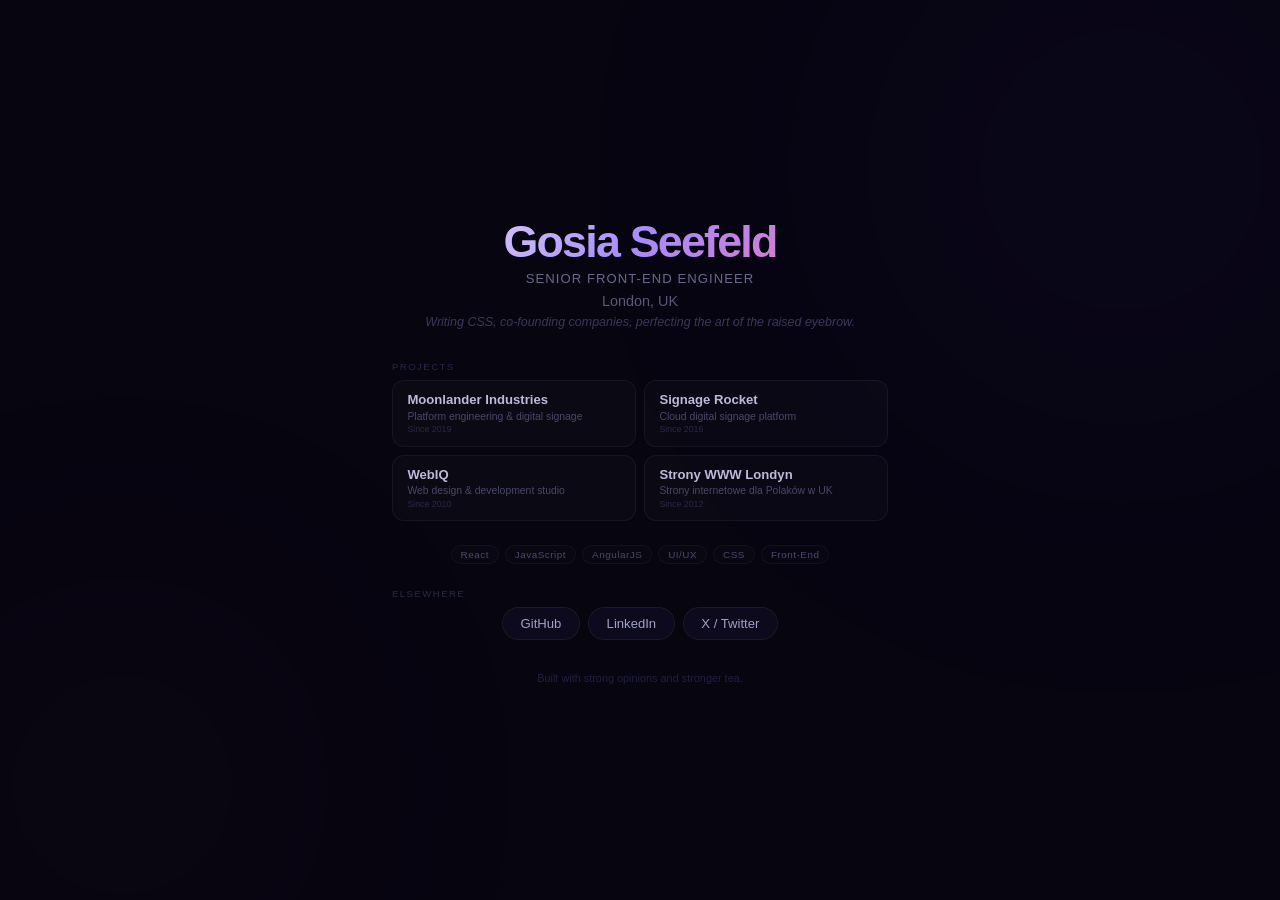
<file: index.html>
<!DOCTYPE html><html lang="en"> <head><meta charset="utf-8"><meta name="viewport" content="width=device-width, initial-scale=1"><title>Gosia Seefeld — Senior Front-End Engineer</title><meta name="description" content="Senior Front-End Engineer. Co-Founder of Moonlander Industries, Signage Rocket, WebIQ. London, UK."><meta name="theme-color" content="#060510"><link rel="icon" type="image/svg+xml" href="/favicon.svg"><link rel="canonical" href="https://gosia-seefeld.github.io/"><meta name="robots" content="index, follow"><!-- Open Graph --><meta property="og:title" content="Gosia Seefeld — Senior Front-End Engineer"><meta property="og:description" content="Senior Front-End Engineer. Co-Founder of Moonlander Industries, Signage Rocket, WebIQ. London, UK."><meta property="og:url" content="https://gosia-seefeld.github.io/"><meta property="og:site_name" content="Gosia Seefeld"><meta property="og:locale" content="en_GB"><meta property="og:type" content="website"><meta property="og:image" content="https://gosia-seefeld.github.io/og-image.png"><meta property="og:image:width" content="1200"><meta property="og:image:height" content="630"><meta property="og:image:type" content="image/png"><meta property="og:image:alt" content="Gosia Seefeld — Senior Front-End Engineer"><!-- Twitter --><meta name="twitter:card" content="summary_large_image"><meta name="twitter:title" content="Gosia Seefeld — Senior Front-End Engineer"><meta name="twitter:description" content="Senior Front-End Engineer. Co-Founder of Moonlander Industries, Signage Rocket, WebIQ. London, UK."><meta name="twitter:image" content="https://gosia-seefeld.github.io/og-image.png"><meta name="twitter:image:alt" content="Gosia Seefeld — Senior Front-End Engineer"><!-- JSON-LD --><script type="application/ld+json">{
  "@context": "https://schema.org",
  "@type": "Person",
  "name": "Gosia Seefeld",
  "@id": "https://gosia-seefeld.github.io/#person",
  "url": "https://gosia-seefeld.github.io",
  "jobTitle": "Senior Front-End Engineer",
  "worksFor": {
    "@type": "Organization",
    "@id": "https://moonlanderindustries.com/#organization",
    "name": "Moonlander Industries",
    "url": "https://moonlanderindustries.com"
  },
  "affiliation": [
    {
      "@type": "Organization",
      "@id": "https://signagerocket.com/#organization",
      "name": "Signage Rocket",
      "url": "https://signagerocket.com"
    },
    {
      "@type": "Organization",
      "@id": "https://webiqlimited.co.uk/#organization",
      "name": "WebIQ",
      "url": "https://webiqlimited.co.uk"
    },
    {
      "@type": "Organization",
      "@id": "https://stronywwwlondyn.co.uk/#organization",
      "name": "Strony WWW Londyn",
      "url": "https://stronywwwlondyn.co.uk"
    }
  ],
  "knowsAbout": [
    "React",
    "JavaScript",
    "AngularJS",
    "UI/UX",
    "CSS",
    "Digital Signage",
    "Front-End Development"
  ],
  "sameAs": [
    "https://www.linkedin.com/in/gosia-seefeld/",
    "https://github.com/gosia-seefeld",
    "https://x.com/gosia_seefeld"
  ]
}</script><link rel="stylesheet" href="/_astro/index@_@astro.Ggiuacir.css"></head> <body>  <h1 class="srOnly">Gosia Seefeld — CEO & Co-Founder, London</h1> <div class="stars" id="stars"></div> <div class="nebula1"></div> <div class="nebula2"></div> <main class="content"> <div class="name">Gosia Seefeld</div> <p class="role">Senior Front-End Engineer</p> <p class="subtitle">London, UK</p> <p class="quip">Writing CSS, co-founding companies, perfecting the art of the raised eyebrow.</p> <div class="sectionLabel">Projects</div> <div class="projects"> <a href="https://moonlanderindustries.com" class="project"> <div class="projectName">Moonlander Industries</div> <div class="projectDesc">Platform engineering &amp; digital signage</div> <div class="projectYear">Since 2019</div> </a><a href="https://signagerocket.com" class="project"> <div class="projectName">Signage Rocket</div> <div class="projectDesc">Cloud digital signage platform</div> <div class="projectYear">Since 2016</div> </a><a href="https://webiqlimited.co.uk" class="project"> <div class="projectName">WebIQ</div> <div class="projectDesc">Web design &amp; development studio</div> <div class="projectYear">Since 2010</div> </a><a href="https://stronywwwlondyn.co.uk" class="project"> <div class="projectName">Strony WWW Londyn</div> <div class="projectDesc">Strony internetowe dla Polaków w UK</div> <div class="projectYear">Since 2012</div> </a> </div> <div class="tech"> <span class="techPill">React</span><span class="techPill">JavaScript</span><span class="techPill">AngularJS</span><span class="techPill">UI/UX</span><span class="techPill">CSS</span><span class="techPill">Front-End</span> </div> <div class="sectionLabel">Elsewhere</div> <div class="links"> <a href="https://github.com/gosia-seefeld" class="link">GitHub</a><a href="https://www.linkedin.com/in/gosia-seefeld/" class="link">LinkedIn</a><a href="https://x.com/gosia_seefeld" class="link">X / Twitter</a> </div> <p class="note">Built with strong opinions and stronger tea.</p> </main> <script>
    var c = document.getElementById('stars');
    for (var i = 0; i < 120; i++) {
      var s = document.createElement('div');
      s.className = 'star';
      s.style.left = Math.random() * 100 + '%';
      s.style.top = Math.random() * 100 + '%';
      s.style.setProperty('--dur', (8 + Math.random() * 12) + 's');
      s.style.setProperty('--delay', (Math.random() * 8) + 's');
      s.style.setProperty('--peak', (0.08 + Math.random() * 0.4).toFixed(2));
      if (Math.random() > 0.9) { s.style.width = '2px'; s.style.height = '2px'; }
      c.appendChild(s);
    }
  </script>  </body></html>
</file>
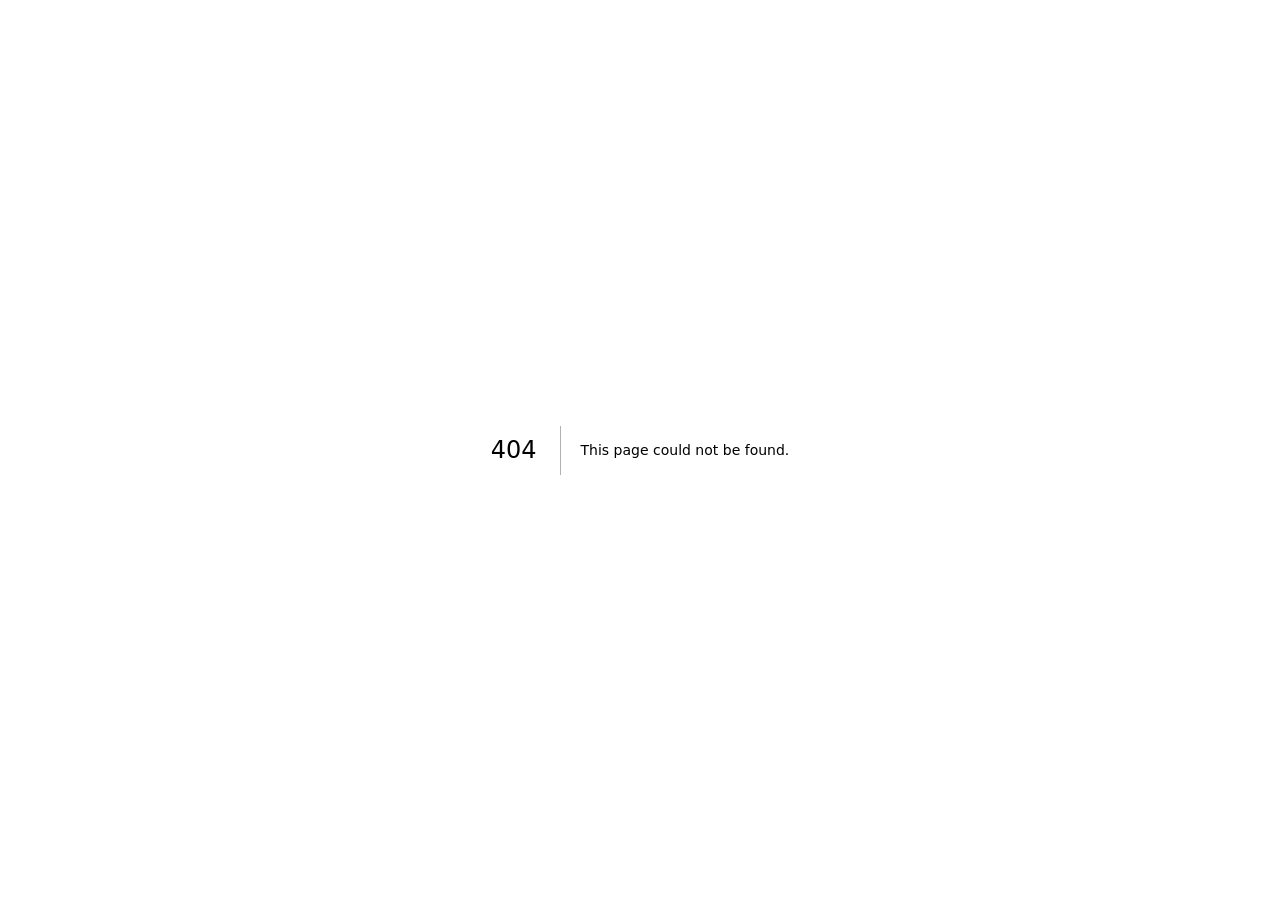
<file: 404/index.html>
<!DOCTYPE html><!--xRc1jHTuCo8ZMkCfjSGtW--><html lang="en"><head><meta charSet="utf-8"/><meta name="viewport" content="width=device-width, initial-scale=1"/><link rel="stylesheet" href="/_next/static/css/d62c57fcb99d3251.css" data-precedence="next"/><link rel="preload" as="script" fetchPriority="low" href="/_next/static/chunks/webpack-f817f8950fd31f59.js"/><script src="/_next/static/chunks/8e6518bb-c26e82767f1faf66.js" async=""></script><script src="/_next/static/chunks/743-16a3eeb39bb011a0.js" async=""></script><script src="/_next/static/chunks/main-app-4ff70edd08232f85.js" async=""></script><meta name="robots" content="noindex"/><title>404: This page could not be found.</title><title>Gosia Seefeld — Senior Front-End Engineer</title><meta name="description" content="Senior Front-End Engineer. Co-Founder of Moonlander Industries, Signage Rocket, WebIQ. London, UK."/><meta name="robots" content="index, follow"/><meta name="theme-color" content="#060510"/><link rel="canonical" href="https://gosia-seefeld.github.io/"/><meta property="og:title" content="Gosia Seefeld — Senior Front-End Engineer"/><meta property="og:description" content="Senior Front-End Engineer. Co-Founder of Moonlander Industries, Signage Rocket, WebIQ. London, UK."/><meta property="og:url" content="https://gosia-seefeld.github.io/"/><meta property="og:site_name" content="Gosia Seefeld"/><meta property="og:locale" content="en_GB"/><meta property="og:type" content="website"/><meta name="twitter:card" content="summary_large_image"/><meta name="twitter:title" content="Gosia Seefeld — Senior Front-End Engineer"/><meta name="twitter:description" content="Senior Front-End Engineer. Co-Founder of Moonlander Industries, Signage Rocket, WebIQ. London, UK."/><script type="application/ld+json">{
  "@context": "https://schema.org",
  "@type": "Person",
  "name": "Gosia Seefeld",
  "@id": "https://gosia-seefeld.github.io/#person",
  "url": "https://gosia-seefeld.github.io",
  "jobTitle": "Senior Front-End Engineer",
  "worksFor": {
    "@type": "Organization",
    "@id": "https://moonlanderindustries.com/#organization",
    "name": "Moonlander Industries",
    "url": "https://moonlanderindustries.com"
  },
  "affiliation": [
    {
      "@type": "Organization",
      "@id": "https://signagerocket.com/#organization",
      "name": "Signage Rocket",
      "url": "https://signagerocket.com"
    },
    {
      "@type": "Organization",
      "@id": "https://webiqlimited.co.uk/#organization",
      "name": "WebIQ",
      "url": "https://webiqlimited.co.uk"
    },
    {
      "@type": "Organization",
      "@id": "https://stronywwwlondyn.co.uk/#organization",
      "name": "Strony WWW Londyn",
      "url": "https://stronywwwlondyn.co.uk"
    }
  ],
  "knowsAbout": [
    "React",
    "JavaScript",
    "AngularJS",
    "UI/UX",
    "CSS",
    "Digital Signage",
    "Front-End Development"
  ],
  "sameAs": [
    "https://www.linkedin.com/in/gosia-seefeld/",
    "https://github.com/gosia-seefeld",
    "https://x.com/gosia_seefeld"
  ]
}</script><script src="/_next/static/chunks/polyfills-42372ed130431b0a.js" noModule=""></script></head><body><div hidden=""><!--$--><!--/$--></div><div style="font-family:system-ui,&quot;Segoe UI&quot;,Roboto,Helvetica,Arial,sans-serif,&quot;Apple Color Emoji&quot;,&quot;Segoe UI Emoji&quot;;height:100vh;text-align:center;display:flex;flex-direction:column;align-items:center;justify-content:center"><div><style>body{color:#000;background:#fff;margin:0}.next-error-h1{border-right:1px solid rgba(0,0,0,.3)}@media (prefers-color-scheme:dark){body{color:#fff;background:#000}.next-error-h1{border-right:1px solid rgba(255,255,255,.3)}}</style><h1 class="next-error-h1" style="display:inline-block;margin:0 20px 0 0;padding:0 23px 0 0;font-size:24px;font-weight:500;vertical-align:top;line-height:49px">404</h1><div style="display:inline-block"><h2 style="font-size:14px;font-weight:400;line-height:49px;margin:0">This page could not be found.</h2></div></div></div><!--$--><!--/$--><script src="/_next/static/chunks/webpack-f817f8950fd31f59.js" id="_R_" async=""></script><script>(self.__next_f=self.__next_f||[]).push([0])</script><script>self.__next_f.push([1,"1:\"$Sreact.fragment\"\n3:I[8954,[],\"\"]\n4:I[5640,[],\"\"]\n5:I[2051,[],\"OutletBoundary\"]\n7:I[6658,[],\"AsyncMetadataOutlet\"]\n9:I[2051,[],\"ViewportBoundary\"]\nb:I[2051,[],\"MetadataBoundary\"]\nc:\"$Sreact.suspense\"\ne:I[7698,[],\"\"]\n:HL[\"/_next/static/css/d62c57fcb99d3251.css\",\"style\"]\n2:T4e6,"])</script><script>self.__next_f.push([1,"{\n  \"@context\": \"https://schema.org\",\n  \"@type\": \"Person\",\n  \"name\": \"Gosia Seefeld\",\n  \"@id\": \"https://gosia-seefeld.github.io/#person\",\n  \"url\": \"https://gosia-seefeld.github.io\",\n  \"jobTitle\": \"Senior Front-End Engineer\",\n  \"worksFor\": {\n    \"@type\": \"Organization\",\n    \"@id\": \"https://moonlanderindustries.com/#organization\",\n    \"name\": \"Moonlander Industries\",\n    \"url\": \"https://moonlanderindustries.com\"\n  },\n  \"affiliation\": [\n    {\n      \"@type\": \"Organization\",\n      \"@id\": \"https://signagerocket.com/#organization\",\n      \"name\": \"Signage Rocket\",\n      \"url\": \"https://signagerocket.com\"\n    },\n    {\n      \"@type\": \"Organization\",\n      \"@id\": \"https://webiqlimited.co.uk/#organization\",\n      \"name\": \"WebIQ\",\n      \"url\": \"https://webiqlimited.co.uk\"\n    },\n    {\n      \"@type\": \"Organization\",\n      \"@id\": \"https://stronywwwlondyn.co.uk/#organization\",\n      \"name\": \"Strony WWW Londyn\",\n      \"url\": \"https://stronywwwlondyn.co.uk\"\n    }\n  ],\n  \"knowsAbout\": [\n    \"React\",\n    \"JavaScript\",\n    \"AngularJS\",\n    \"UI/UX\",\n    \"CSS\",\n    \"Digital Signage\",\n    \"Front-End Development\"\n  ],\n  \"sameAs\": [\n    \"https://www.linkedin.com/in/gosia-seefeld/\",\n    \"https://github.com/gosia-seefeld\",\n    \"https://x.com/gosia_seefeld\"\n  ]\n}"])</script><script>self.__next_f.push([1,"0:{\"P\":null,\"b\":\"xRc1jHTuCo8ZMkCfjSGtW\",\"p\":\"\",\"c\":[\"\",\"_not-found\",\"\"],\"i\":false,\"f\":[[[\"\",{\"children\":[\"/_not-found\",{\"children\":[\"__PAGE__\",{}]}]},\"$undefined\",\"$undefined\",true],[\"\",[\"$\",\"$1\",\"c\",{\"children\":[[[\"$\",\"link\",\"0\",{\"rel\":\"stylesheet\",\"href\":\"/_next/static/css/d62c57fcb99d3251.css\",\"precedence\":\"next\",\"crossOrigin\":\"$undefined\",\"nonce\":\"$undefined\"}]],[\"$\",\"html\",null,{\"lang\":\"en\",\"children\":[[\"$\",\"head\",null,{\"children\":[\"$\",\"script\",null,{\"type\":\"application/ld+json\",\"dangerouslySetInnerHTML\":{\"__html\":\"$2\"}}]}],[\"$\",\"body\",null,{\"children\":[\"$\",\"$L3\",null,{\"parallelRouterKey\":\"children\",\"error\":\"$undefined\",\"errorStyles\":\"$undefined\",\"errorScripts\":\"$undefined\",\"template\":[\"$\",\"$L4\",null,{}],\"templateStyles\":\"$undefined\",\"templateScripts\":\"$undefined\",\"notFound\":\"$undefined\",\"forbidden\":\"$undefined\",\"unauthorized\":\"$undefined\"}]}]]}]]}],{\"children\":[\"/_not-found\",[\"$\",\"$1\",\"c\",{\"children\":[null,[\"$\",\"$L3\",null,{\"parallelRouterKey\":\"children\",\"error\":\"$undefined\",\"errorStyles\":\"$undefined\",\"errorScripts\":\"$undefined\",\"template\":[\"$\",\"$L4\",null,{}],\"templateStyles\":\"$undefined\",\"templateScripts\":\"$undefined\",\"notFound\":\"$undefined\",\"forbidden\":\"$undefined\",\"unauthorized\":\"$undefined\"}]]}],{\"children\":[\"__PAGE__\",[\"$\",\"$1\",\"c\",{\"children\":[[[\"$\",\"title\",null,{\"children\":\"404: This page could not be found.\"}],[\"$\",\"div\",null,{\"style\":{\"fontFamily\":\"system-ui,\\\"Segoe UI\\\",Roboto,Helvetica,Arial,sans-serif,\\\"Apple Color Emoji\\\",\\\"Segoe UI Emoji\\\"\",\"height\":\"100vh\",\"textAlign\":\"center\",\"display\":\"flex\",\"flexDirection\":\"column\",\"alignItems\":\"center\",\"justifyContent\":\"center\"},\"children\":[\"$\",\"div\",null,{\"children\":[[\"$\",\"style\",null,{\"dangerouslySetInnerHTML\":{\"__html\":\"body{color:#000;background:#fff;margin:0}.next-error-h1{border-right:1px solid rgba(0,0,0,.3)}@media (prefers-color-scheme:dark){body{color:#fff;background:#000}.next-error-h1{border-right:1px solid rgba(255,255,255,.3)}}\"}}],[\"$\",\"h1\",null,{\"className\":\"next-error-h1\",\"style\":{\"display\":\"inline-block\",\"margin\":\"0 20px 0 0\",\"padding\":\"0 23px 0 0\",\"fontSize\":24,\"fontWeight\":500,\"verticalAlign\":\"top\",\"lineHeight\":\"49px\"},\"children\":404}],[\"$\",\"div\",null,{\"style\":{\"display\":\"inline-block\"},\"children\":[\"$\",\"h2\",null,{\"style\":{\"fontSize\":14,\"fontWeight\":400,\"lineHeight\":\"49px\",\"margin\":0},\"children\":\"This page could not be found.\"}]}]]}]}]],null,[\"$\",\"$L5\",null,{\"children\":[\"$L6\",[\"$\",\"$L7\",null,{\"promise\":\"$@8\"}]]}]]}],{},null,false]},null,false]},null,false],[\"$\",\"$1\",\"h\",{\"children\":[[\"$\",\"meta\",null,{\"name\":\"robots\",\"content\":\"noindex\"}],[[\"$\",\"$L9\",null,{\"children\":\"$La\"}],null],[\"$\",\"$Lb\",null,{\"children\":[\"$\",\"div\",null,{\"hidden\":true,\"children\":[\"$\",\"$c\",null,{\"fallback\":null,\"children\":\"$Ld\"}]}]}]]}],false]],\"m\":\"$undefined\",\"G\":[\"$e\",[]],\"s\":false,\"S\":true}\n"])</script><script>self.__next_f.push([1,"a:[[\"$\",\"meta\",\"0\",{\"charSet\":\"utf-8\"}],[\"$\",\"meta\",\"1\",{\"name\":\"viewport\",\"content\":\"width=device-width, initial-scale=1\"}]]\n6:null\n"])</script><script>self.__next_f.push([1,"8:{\"metadata\":[[\"$\",\"title\",\"0\",{\"children\":\"Gosia Seefeld — Senior Front-End Engineer\"}],[\"$\",\"meta\",\"1\",{\"name\":\"description\",\"content\":\"Senior Front-End Engineer. Co-Founder of Moonlander Industries, Signage Rocket, WebIQ. London, UK.\"}],[\"$\",\"meta\",\"2\",{\"name\":\"robots\",\"content\":\"index, follow\"}],[\"$\",\"meta\",\"3\",{\"name\":\"theme-color\",\"content\":\"#060510\"}],[\"$\",\"link\",\"4\",{\"rel\":\"canonical\",\"href\":\"https://gosia-seefeld.github.io/\"}],[\"$\",\"meta\",\"5\",{\"property\":\"og:title\",\"content\":\"Gosia Seefeld — Senior Front-End Engineer\"}],[\"$\",\"meta\",\"6\",{\"property\":\"og:description\",\"content\":\"Senior Front-End Engineer. Co-Founder of Moonlander Industries, Signage Rocket, WebIQ. London, UK.\"}],[\"$\",\"meta\",\"7\",{\"property\":\"og:url\",\"content\":\"https://gosia-seefeld.github.io/\"}],[\"$\",\"meta\",\"8\",{\"property\":\"og:site_name\",\"content\":\"Gosia Seefeld\"}],[\"$\",\"meta\",\"9\",{\"property\":\"og:locale\",\"content\":\"en_GB\"}],[\"$\",\"meta\",\"10\",{\"property\":\"og:type\",\"content\":\"website\"}],[\"$\",\"meta\",\"11\",{\"name\":\"twitter:card\",\"content\":\"summary_large_image\"}],[\"$\",\"meta\",\"12\",{\"name\":\"twitter:title\",\"content\":\"Gosia Seefeld — Senior Front-End Engineer\"}],[\"$\",\"meta\",\"13\",{\"name\":\"twitter:description\",\"content\":\"Senior Front-End Engineer. Co-Founder of Moonlander Industries, Signage Rocket, WebIQ. London, UK.\"}]],\"error\":null,\"digest\":\"$undefined\"}\n"])</script><script>self.__next_f.push([1,"d:\"$8:metadata\"\n"])</script></body></html>
</file>
<file: _astro/index@_@astro.Ggiuacir.css>
*,*:before,*:after{margin:0;padding:0;box-sizing:border-box}body{min-height:100vh;background:#060510;overflow-x:hidden}.srOnly{position:absolute;width:1px;height:1px;overflow:hidden;clip:rect(0,0,0,0);white-space:nowrap}.stars{position:fixed;inset:0;z-index:0}.star{position:absolute;width:1px;height:1px;background:#fff;border-radius:50%;opacity:0;animation:twinkle var(--dur) ease-in-out var(--delay) infinite}@keyframes twinkle{0%,to{opacity:.03}50%{opacity:var(--peak)}}.nebula1,.nebula2{position:fixed;border-radius:50%;filter:blur(150px);animation:drift 30s ease-in-out infinite alternate}.nebula1{width:700px;height:700px;top:-20%;right:-15%;opacity:.07;background:radial-gradient(circle,#7c3aed,transparent)}.nebula2{width:500px;height:500px;bottom:-15%;left:-10%;opacity:.05;background:radial-gradient(circle,#ec4899,transparent);animation-delay:-15s;animation-direction:alternate-reverse}@keyframes drift{0%{transform:translate(0)}to{transform:translate(30px,20px)}}.content{position:relative;z-index:1;text-align:center;max-width:560px;width:95%;margin:0 auto;padding:2rem;min-height:100vh;display:flex;flex-direction:column;justify-content:center;font-family:-apple-system,BlinkMacSystemFont,Segoe UI,sans-serif;color:#8080a8}.name{font-size:2.8rem;font-weight:800;color:transparent;background:linear-gradient(135deg,#f0e8f8,#a78bfa,#f472b6);background-clip:text;-webkit-background-clip:text;letter-spacing:-.04em;margin-bottom:.3rem;animation:arrive .8s ease-out}.role{font-size:.82rem;font-weight:500;color:#6a6888;letter-spacing:.08em;text-transform:uppercase;margin-bottom:.4rem;animation:arrive .8s ease-out .1s both}.subtitle{font-size:.9rem;color:#5a5878;margin-bottom:.4rem;animation:arrive .8s ease-out .2s both}.quip{font-size:.78rem;color:#3a3858;font-style:italic;margin-bottom:2rem;animation:arrive .8s ease-out .3s both}.sectionLabel{font-size:.6rem;text-transform:uppercase;letter-spacing:.15em;color:#2a2848;margin-bottom:.5rem;text-align:left;animation:arrive .8s ease-out .38s both}.projects{display:grid;grid-template-columns:repeat(2,1fr);gap:.5rem;margin-bottom:1.5rem;animation:arrive .8s ease-out .4s both}.project{text-align:left;padding:.7rem .9rem;border:1px solid rgba(255,255,255,.05);border-radius:12px;background:#ffffff05;text-decoration:none;color:inherit;transition:all .25s cubic-bezier(.4,0,.2,1);position:relative;overflow:hidden}.project:before{content:"";position:absolute;inset:0;border-radius:inherit;background:linear-gradient(135deg,#a78bfa0f,#f472b60f);opacity:0;transition:opacity .25s}.project:hover{border-color:#a78bfa33;transform:translateY(-1px);box-shadow:0 4px 16px #a78bfa14}.project:hover:before{opacity:1}.projectName{font-size:.82rem;font-weight:600;color:#c0b8d8;margin-bottom:.15rem;position:relative}.projectDesc{font-size:.65rem;color:#4a4868;line-height:1.4;position:relative}.projectYear{font-size:.55rem;color:#2a2848;position:relative}.tech{display:flex;gap:.4rem;justify-content:center;flex-wrap:wrap;margin-bottom:1.5rem;animation:arrive .8s ease-out .5s both}.techPill{font-size:.62rem;color:#4a4870;letter-spacing:.05em;padding:.2rem .55rem;border:1px solid rgba(255,255,255,.04);border-radius:100px;background:#ffffff03}.links{display:flex;gap:.5rem;justify-content:center;flex-wrap:wrap;animation:arrive .8s ease-out .6s both}.link{color:#a0a0c8;text-decoration:none;font-size:.82rem;font-weight:500;padding:.5rem 1.1rem;border-radius:100px;border:1px solid rgba(255,255,255,.07);background:#ffffff05;transition:all .3s cubic-bezier(.4,0,.2,1);position:relative}.link:before{content:"";position:absolute;inset:-1px;border-radius:inherit;background:linear-gradient(135deg,#a78bfa,#f472b6,#fb923c);opacity:0;z-index:-1;transition:opacity .3s}.link:after{content:"";position:absolute;inset:0;border-radius:inherit;background:#080618;z-index:-1}.link:hover{color:#fff;border-color:transparent;transform:translateY(-2px);box-shadow:0 8px 25px #a78bfa26,0 0 40px #a78bfa14}.link:hover:before{opacity:1}.link:active{transform:translateY(0) scale(.98)}.note{margin-top:2rem;font-size:.68rem;color:#222040;animation:arrive .8s ease-out .7s both}@keyframes arrive{0%{opacity:0;transform:translateY(15px)}to{opacity:1;transform:translateY(0)}}@media(max-width:480px){.projects{grid-template-columns:1fr}.name{font-size:2.2rem}}@media(prefers-reduced-motion:reduce){.star{opacity:.06;animation:none}.nebula1,.nebula2{animation:none}.name{color:#f0e8f8;background:none;-webkit-background-clip:unset;animation:none}.role,.subtitle,.quip,.sectionLabel,.projects,.tech,.links,.note{animation:none;opacity:1}.project,.link{transition:none}}
</file>
<file: _next/static/css/d62c57fcb99d3251.css>
*,:after,:before{margin:0;padding:0;box-sizing:border-box}body{min-height:100vh;background:#060510;overflow-x:hidden}
</file>
